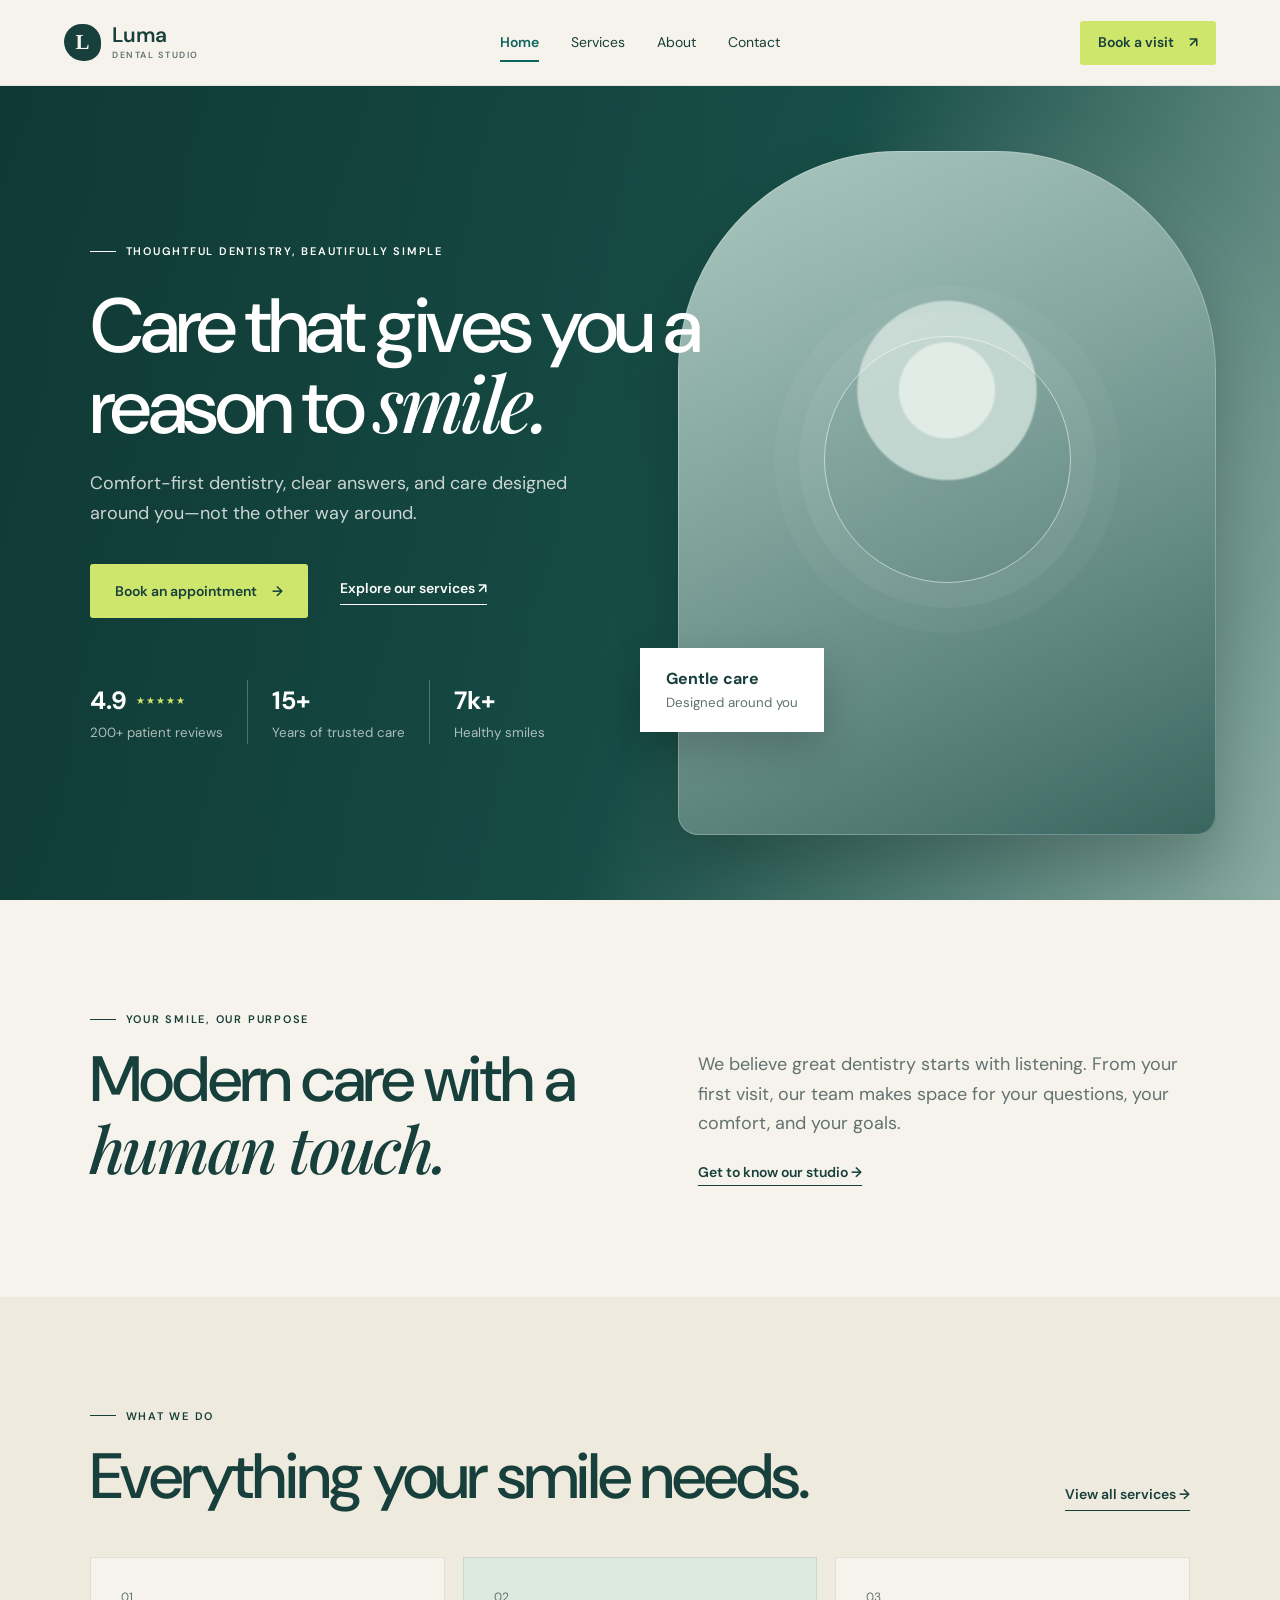
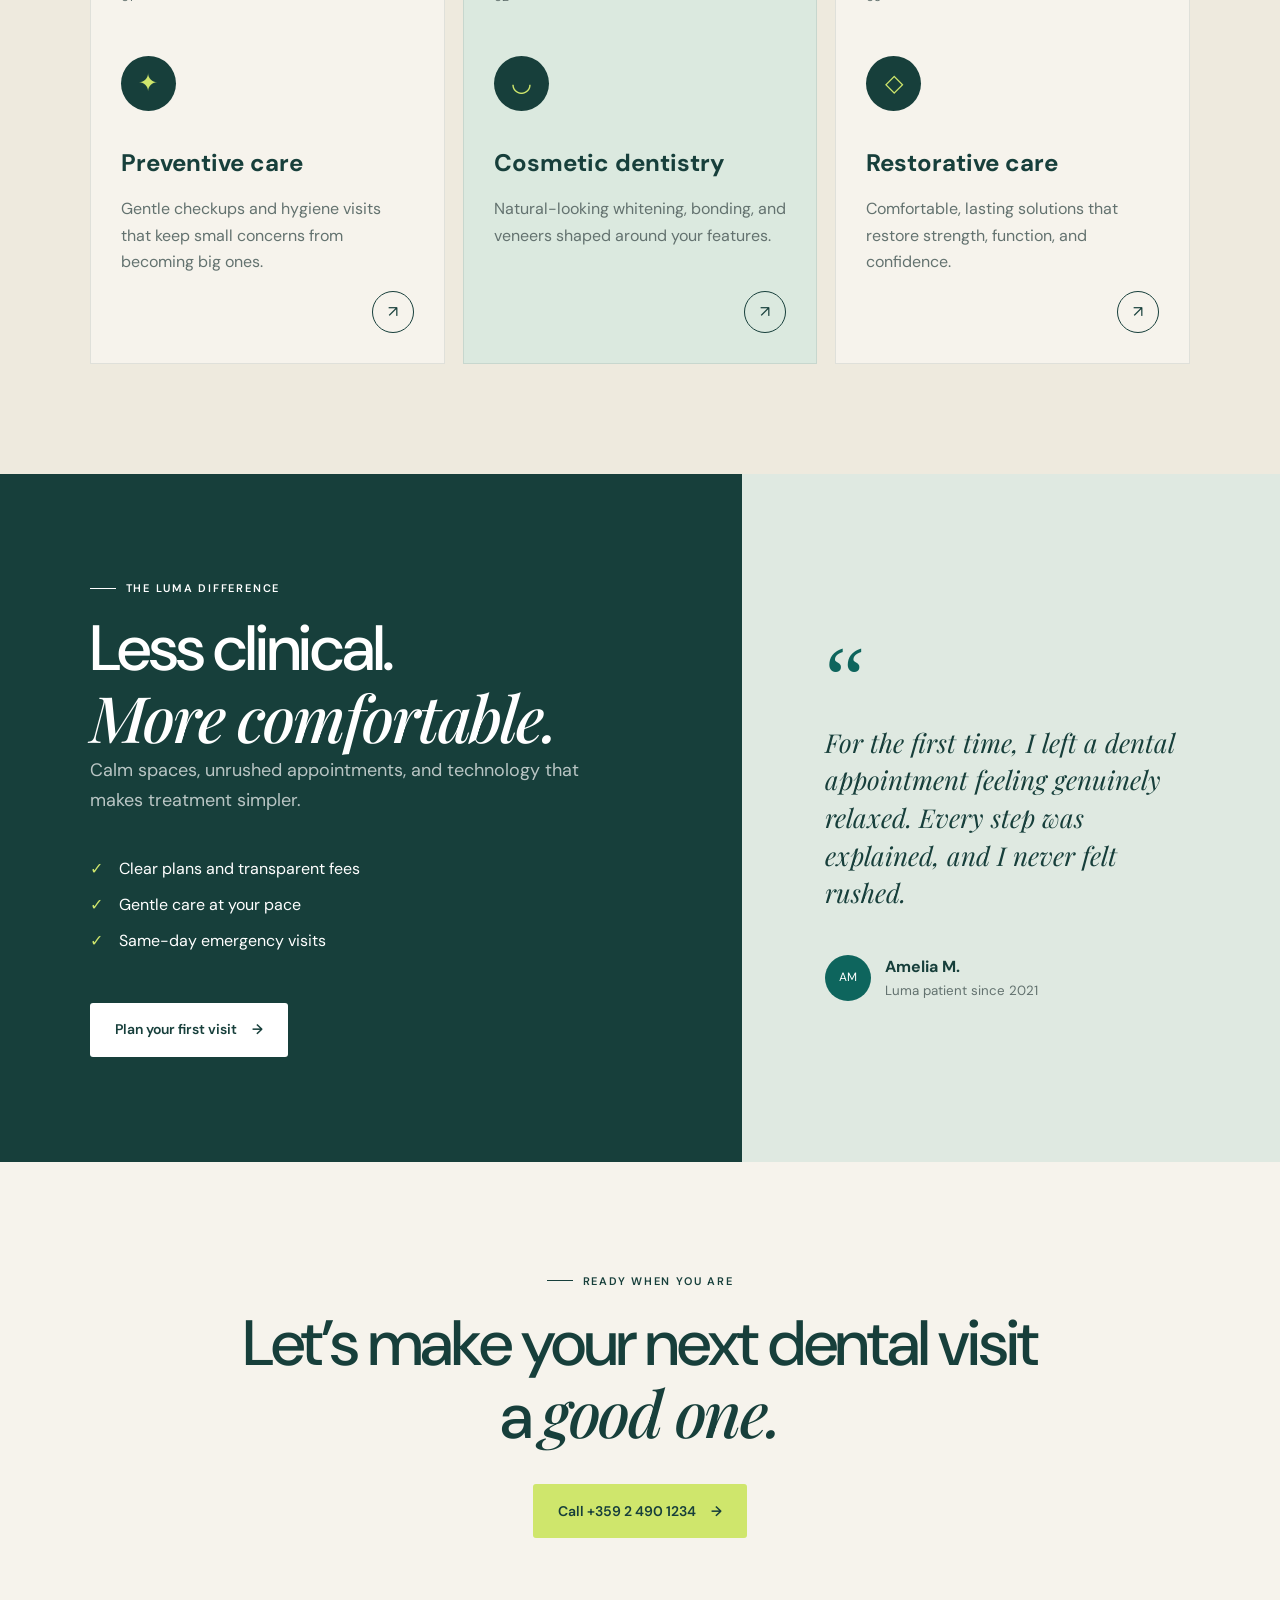
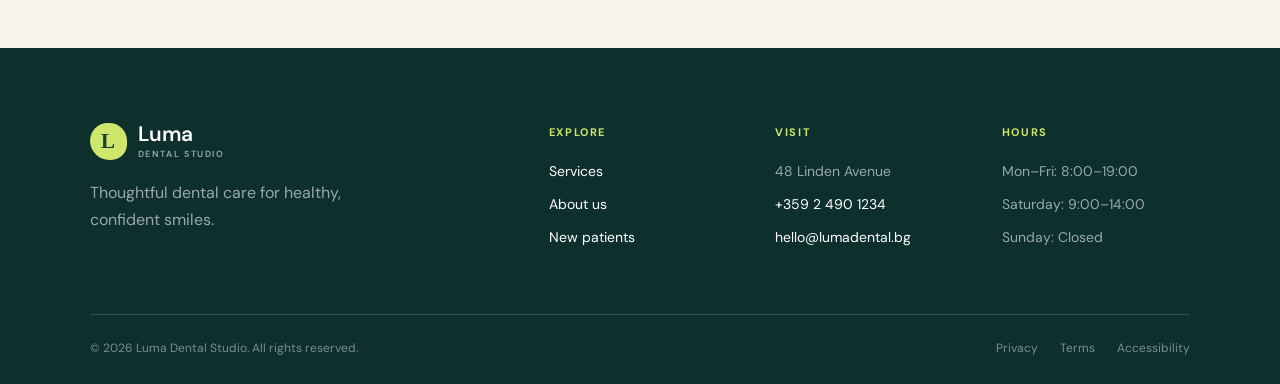
<file: Git-and-GitHub-Exercises/Construction-Website/index.html>
<!DOCTYPE html>
<html lang="en">
<head>
    <meta charset="UTF-8">
    <meta name="viewport" content="width=device-width, initial-scale=1.0">
    <meta name="description" content="Luma Dental Studio offers gentle, modern dental care for the whole family in Sofia.">
    <meta name="theme-color" content="#173f3b">
    <title>Luma Dental Studio | Care that feels different</title>
    <link rel="stylesheet" href="styles.css">
    <script src="scripts.js" defer></script>
</head>
<body>
    <a class="skip-link" href="#main-content">Skip to content</a>
    <header class="site-header">
        <a class="brand" href="#home" data-tab="home" aria-label="Luma Dental Studio home"><span class="brand-mark">L</span><span>Luma<small>Dental Studio</small></span></a>
        <nav class="tab-list" aria-label="Main navigation" role="tablist">
            <a id="tab-home" role="tab" aria-controls="home" aria-selected="true" class="active" href="#home" data-tab="home">Home</a>
            <a id="tab-services" role="tab" aria-controls="services" aria-selected="false" tabindex="-1" href="#services" data-tab="services">Services</a>
            <a id="tab-about" role="tab" aria-controls="about" aria-selected="false" tabindex="-1" href="#about" data-tab="about">About</a>
            <a id="tab-contact" role="tab" aria-controls="contact" aria-selected="false" tabindex="-1" href="#contact" data-tab="contact">Contact</a>
        </nav>
        <a class="button button-small" href="#enquiry">Book a visit <span aria-hidden="true">↗</span></a>
    </header>

    <main id="main-content">
        <div id="home" class="tab-panel" role="tabpanel" aria-labelledby="tab-home">
            <section class="hero">
                <div class="hero-visual" role="img" aria-label="A calm, modern dental studio"><span class="visual-ring"></span><span class="visual-card"><strong>Gentle care</strong><small>Designed around you</small></span></div>
                <div class="hero-content">
                    <p class="eyebrow"><span></span> Thoughtful dentistry, beautifully simple</p>
                    <h1>Care that gives you a reason to <em>smile.</em></h1>
                    <p>Comfort-first dentistry, clear answers, and care designed around you—not the other way around.</p>
                    <div class="hero-actions"><a class="button" href="#enquiry">Book an appointment <span aria-hidden="true">→</span></a><a class="text-link" href="#services" data-tab="services">Explore our services <span aria-hidden="true">↗</span></a></div>
                    <div class="trust-row"><div><strong>4.9</strong><span class="stars" aria-label="4.9 out of 5 stars">★★★★★</span><small>200+ patient reviews</small></div><div><strong>15+</strong><small>Years of trusted care</small></div><div><strong>7k+</strong><small>Healthy smiles</small></div></div>
                </div>
            </section>
            <section class="intro section"><div><p class="eyebrow"><span></span> Your smile, our purpose</p><h2>Modern care with a <em>human touch.</em></h2></div><div class="intro-copy"><p>We believe great dentistry starts with listening. From your first visit, our team makes space for your questions, your comfort, and your goals.</p><a class="text-link dark" href="#about" data-tab="about">Get to know our studio <span aria-hidden="true">→</span></a></div></section>
            <section class="services-preview section">
                <div class="section-heading"><div><p class="eyebrow"><span></span> What we do</p><h2>Everything your smile needs.</h2></div><a class="text-link dark" href="#services" data-tab="services">View all services <span aria-hidden="true">→</span></a></div>
                <div class="service-grid"><article class="service-card"><span class="service-number">01</span><div class="icon">✦</div><h3>Preventive care</h3><p>Gentle checkups and hygiene visits that keep small concerns from becoming big ones.</p><a href="#preventive" aria-label="Learn about preventive care">↗</a></article><article class="service-card featured"><span class="service-number">02</span><div class="icon">◡</div><h3>Cosmetic dentistry</h3><p>Natural-looking whitening, bonding, and veneers shaped around your features.</p><a href="#cosmetic" aria-label="Learn about cosmetic dentistry">↗</a></article><article class="service-card"><span class="service-number">03</span><div class="icon">◇</div><h3>Restorative care</h3><p>Comfortable, lasting solutions that restore strength, function, and confidence.</p><a href="#restorative" aria-label="Learn about restorative care">↗</a></article></div>
            </section>
            <section class="promise section"><div class="promise-card"><p class="eyebrow light"><span></span> The Luma difference</p><h2>Less clinical.<br><em>More comfortable.</em></h2><p>Calm spaces, unrushed appointments, and technology that makes treatment simpler.</p><ul><li><span>✓</span> Clear plans and transparent fees</li><li><span>✓</span> Gentle care at your pace</li><li><span>✓</span> Same-day emergency visits</li></ul><a class="button button-light" href="#enquiry">Plan your first visit <span>→</span></a></div><div class="quote-card"><span class="quote-mark">“</span><blockquote>For the first time, I left a dental appointment feeling genuinely relaxed. Every step was explained, and I never felt rushed.</blockquote><div class="patient"><span>AM</span><div><strong>Amelia M.</strong><small>Luma patient since 2021</small></div></div></div></section>
            <section class="cta section"><p class="eyebrow"><span></span> Ready when you are</p><h2>Let’s make your next dental visit a <em>good one.</em></h2><a class="button" href="tel:+35924901234">Call +359 2 490 1234 <span>→</span></a></section>
        </div>

        <div id="services" class="tab-panel" role="tabpanel" aria-labelledby="tab-services" hidden>
            <section class="services-hero"><div class="services-hero-copy"><p class="eyebrow light"><span></span> Complete dental care</p><h1>Care for every chapter of your <em>smile.</em></h1><p>From routine checkups to a complete smile restoration, every treatment begins with a conversation and a plan made for you.</p></div><aside class="care-note" aria-label="Our approach to care"><span class="care-note-number">01—06</span><div class="care-note-mark" aria-hidden="true">✦</div><p>Six ways we help you feel healthy, comfortable, and confident.</p><a class="text-link" href="#all-services">Explore treatments <span aria-hidden="true">↓</span></a></aside></section>
            <section class="service-directory section" id="all-services"><div class="service-directory-intro"><div><p class="eyebrow"><span></span> Our services</p><h2>Everything you need,<br><em>all in one place.</em></h2></div><p>Clear explanations, modern techniques, and thoughtful care at every visit. We will always walk you through your options before treatment begins.</p></div>
                <div class="service-list">
                    <article class="service-detail" id="preventive"><div class="service-detail-heading"><span class="service-number">01</span><span class="detail-icon" aria-hidden="true">✦</span><h3>Preventive care</h3></div><p>Keep your smile healthy with gentle, consistent care that spots concerns early.</p><ul><li>Comprehensive checkups</li><li>Professional hygiene</li><li>Digital X-rays</li><li>Gum health support</li></ul></article>
                    <article class="service-detail featured-detail" id="cosmetic"><div class="service-detail-heading"><span class="service-number">02</span><span class="detail-icon" aria-hidden="true">◡</span><h3>Cosmetic dentistry</h3></div><p>Subtle, natural-looking enhancements designed to suit your smile and your features.</p><ul><li>Professional whitening</li><li>Composite bonding</li><li>Porcelain veneers</li><li>Smile planning</li></ul></article>
                    <article class="service-detail" id="restorative"><div class="service-detail-heading"><span class="service-number">03</span><span class="detail-icon" aria-hidden="true">◇</span><h3>Restorative care</h3></div><p>Comfortable, lasting solutions that bring back strength, function, and confidence.</p><ul><li>Tooth-coloured fillings</li><li>Crowns and bridges</li><li>Root canal treatment</li><li>Full-mouth restoration</li></ul></article>
                    <article class="service-detail" id="implants"><div class="service-detail-heading"><span class="service-number">04</span><span class="detail-icon" aria-hidden="true">○</span><h3>Dental implants</h3></div><p>A secure, natural-feeling way to replace a missing tooth or rebuild your smile.</p><ul><li>Implant consultations</li><li>Single-tooth implants</li><li>Implant-supported bridges</li><li>Aftercare and maintenance</li></ul></article>
                    <article class="service-detail" id="family"><div class="service-detail-heading"><span class="service-number">05</span><span class="detail-icon" aria-hidden="true">⌁</span><h3>Family dentistry</h3></div><p>Relaxed, positive visits that help every member of your family feel at ease.</p><ul><li>Children's checkups</li><li>Fissure sealants</li><li>Oral health guidance</li><li>Care through every life stage</li></ul></article>
                    <article class="service-detail" id="emergency"><div class="service-detail-heading"><span class="service-number">06</span><span class="detail-icon" aria-hidden="true">+</span><h3>Emergency care</h3></div><p>Prompt help, a clear diagnosis, and relief when an unexpected dental problem occurs.</p><ul><li>Same-day appointments</li><li>Toothache relief</li><li>Broken tooth repair</li><li>Urgent assessments</li></ul></article>
                </div>
            </section>
            <section class="visit-process section"><div class="process-heading"><p class="eyebrow light"><span></span> What to expect</p><h2>A simpler path to feeling <em>your best.</em></h2></div><ol class="process-steps"><li><span>01</span><div><h3>We listen</h3><p>Tell us what is bothering you, what you want to change, and what helps you feel comfortable.</p></div></li><li><span>02</span><div><h3>We make it clear</h3><p>You will receive straightforward options, transparent costs, and time to ask every question.</p></div></li><li><span>03</span><div><h3>We move at your pace</h3><p>Your care plan fits your priorities, schedule, and comfort—never the other way around.</p></div></li></ol></section>
            <section class="cta section"><p class="eyebrow"><span></span> Not sure where to start?</p><h2>Tell us what you need. We’ll help you find the <em>right next step.</em></h2><div class="cta-actions"><a class="button" href="tel:+35924901234">Call +359 2 490 1234 <span aria-hidden="true">→</span></a><a class="text-link dark" href="mailto:hello@lumadental.bg">Email our team <span aria-hidden="true">↗</span></a></div></section>
        </div>

        <div id="about" class="tab-panel" role="tabpanel" aria-labelledby="tab-about" hidden>
            <section class="about-hero"><div class="about-hero-copy"><p class="eyebrow light"><span></span> This is Luma</p><h1>Good dentistry starts with feeling <em>understood.</em></h1><p>We created Luma to make dental care feel calmer, clearer, and genuinely human—from the moment you walk in.</p></div><div class="about-portrait" role="img" aria-label="Abstract portrait representing the warm and welcoming Luma team"><span class="portrait-orbit"></span><span class="portrait-figure"><i></i></span><span class="portrait-caption"><strong>Care, made personal.</strong><small>Sofia · Since 2011</small></span></div></section>
            <section class="our-story section"><div class="story-heading"><p class="eyebrow"><span></span> Our story</p><h2>Built around a better kind of <em>dental visit.</em></h2></div><div class="story-copy"><p class="story-lead">Luma began with a simple belief: excellent clinical care and a genuinely comfortable experience should always belong together.</p><p>In 2011, Dr. Elena Marin opened our first studio with one treatment room and a determination to do things differently. No rushed conversations. No confusing treatment plans. No one-size-fits-all care.</p><p>Today, our team brings together different areas of expertise under one roof, while keeping that original promise at the heart of every appointment: listen carefully, explain clearly, and care thoughtfully.</p><div class="signature"><span>EM</span><div><strong>Dr. Elena Marin</strong><small>Founder &amp; Clinical Director</small></div></div></div></section>
            <section class="values section"><div class="values-heading"><p class="eyebrow light"><span></span> What guides us</p><h2>The little things are the <em>big things.</em></h2></div><div class="value-grid"><article><span>01</span><div class="value-icon" aria-hidden="true">○</div><h3>Listen first</h3><p>Your concerns, goals, and past experiences shape the care we recommend.</p></article><article><span>02</span><div class="value-icon" aria-hidden="true">◇</div><h3>Keep it clear</h3><p>Honest advice, understandable options, and transparent fees—always.</p></article><article><span>03</span><div class="value-icon" aria-hidden="true">⌁</div><h3>Move gently</h3><p>Unhurried appointments and thoughtful techniques help you feel at ease.</p></article><article><span>04</span><div class="value-icon" aria-hidden="true">✦</div><h3>Care for the long term</h3><p>We choose solutions that protect your health and confidence for years to come.</p></article></div></section>
            <section class="team section"><div class="section-heading team-heading"><div><p class="eyebrow"><span></span> Meet the team</p><h2>Skilled hands.<br><em>Kind people.</em></h2></div><p>Our clinicians and care team share one goal: making every visit feel informed, comfortable, and entirely yours.</p></div><div class="team-grid"><article class="team-card"><div class="team-avatar"><span>EM</span><i></i></div><div class="team-info"><span>Founder · General &amp; Cosmetic Dentistry</span><h3>Dr. Elena Marin</h3><p>Elena pairs a meticulous clinical eye with a calm, reassuring approach that puts even nervous patients at ease.</p></div></article><article class="team-card"><div class="team-avatar"><span>NP</span><i></i></div><div class="team-info"><span>Restorative Dentistry &amp; Implants</span><h3>Dr. Nikolay Petrov</h3><p>Nikolay focuses on durable, natural-feeling solutions and treatment plans that make complex care feel simple.</p></div></article><article class="team-card"><div class="team-avatar"><span>IS</span><i></i></div><div class="team-info"><span>Hygiene &amp; Preventive Care</span><h3>Ivana Stoyanova</h3><p>Ivana helps patients build practical, positive routines for healthier smiles between visits.</p></div></article></div></section>
            <section class="milestones" aria-label="Luma Dental Studio milestones"><div><strong>15+</strong><span>Years of trusted care</span></div><div><strong>7k+</strong><span>Healthy smiles</span></div><div><strong>4.9</strong><span>Average patient rating</span></div><div><strong>6</strong><span>Areas of care</span></div></section>
            <section class="cta section"><p class="eyebrow"><span></span> Come say hello</p><h2>Your first visit starts with a <em>conversation.</em></h2><div class="cta-actions"><a class="button" href="tel:+35924901234">Call +359 2 490 1234 <span aria-hidden="true">→</span></a><a class="text-link dark" href="#services" data-tab="services">Explore our services <span aria-hidden="true">↗</span></a></div></section>
        </div>

        <div id="contact" class="tab-panel" role="tabpanel" aria-labelledby="tab-contact" hidden>
            <section class="contact-hero"><div><p class="eyebrow light"><span></span> We’re here to help</p><h1>Let’s talk about your <em>smile.</em></h1><p>Whether you are ready to book, need some guidance, or simply have a question, our friendly care team will point you in the right direction.</p></div><div class="contact-quick-links"><a href="tel:+35924901234"><span>Call us</span><strong>+359 2 490 1234</strong><i aria-hidden="true">↗</i></a><a href="mailto:hello@lumadental.bg"><span>Email us</span><strong>hello@lumadental.bg</strong><i aria-hidden="true">↗</i></a><div><span>Visit us</span><strong>48 Linden Avenue<br>Sofia, Bulgaria</strong></div></div></section>
            <section class="contact-main section" id="enquiry"><div class="enquiry-intro"><p class="eyebrow"><span></span> Send an enquiry</p><h2>Tell us how we can <em>help.</em></h2><p>Share a few details and your preferred way to be contacted. Our team usually responds within one working day.</p><div class="response-note"><span aria-hidden="true">✦</span><p><strong>Need urgent care?</strong> Please call us directly so we can help as quickly as possible.</p></div></div><form class="contact-form" action="mailto:hello@lumadental.bg" method="post" enctype="text/plain"><div class="form-row"><label>First name<input type="text" name="first-name" autocomplete="given-name" required></label><label>Last name<input type="text" name="last-name" autocomplete="family-name" required></label></div><div class="form-row"><label>Email address<input type="email" name="email" autocomplete="email" required></label><label>Phone number<input type="tel" name="phone" autocomplete="tel"></label></div><label>What can we help with?<select name="reason" required><option value="" selected disabled>Choose a reason</option><option>Book a first visit</option><option>Routine checkup</option><option>Cosmetic treatment</option><option>Dental discomfort or emergency</option><option>Something else</option></select></label><label>Your message<textarea name="message" rows="5" placeholder="Tell us a little about what you need…" required></textarea></label><label class="consent"><input type="checkbox" name="consent" required><span>I agree that Luma Dental Studio may use these details to respond to my enquiry.</span></label><button class="button form-submit" type="submit">Send enquiry <span aria-hidden="true">→</span></button><small class="form-note">Submitting opens your default email application with these details.</small></form></section>
            <section class="visit-section section"><div class="visit-map" role="img" aria-label="Stylised map showing Luma Dental Studio at 48 Linden Avenue in Sofia"><span class="road road-one"></span><span class="road road-two"></span><span class="road road-three"></span><span class="map-ring"></span><span class="map-pin"><i></i></span><span class="map-label"><strong>Luma Dental Studio</strong><small>48 Linden Avenue</small></span></div><div class="visit-details"><p class="eyebrow"><span></span> Plan your visit</p><h2>Easy to find.<br><em>Lovely to arrive.</em></h2><div class="visit-info-grid"><div><span>Address</span><p>48 Linden Avenue<br>Sofia, Bulgaria</p></div><div><span>Getting here</span><p>5 minutes from Linden Square<br>Paid parking nearby</p></div><div><span>Monday–Friday</span><p>8:00–19:00</p></div><div><span>Saturday</span><p>9:00–14:00</p></div></div><p class="access-note"><strong>Accessibility:</strong> Step-free entrance, lift access, and an accessible treatment room are available.</p></div></section>
            <section class="emergency-strip"><div><p class="eyebrow light"><span></span> Dental emergency?</p><h2>Call now. We keep time aside for <em>same-day care.</em></h2></div><a class="button button-light" href="tel:+35924901234">Call +359 2 490 1234 <span aria-hidden="true">→</span></a></section>
        </div>
    </main>

    <footer class="site-footer"><div class="footer-main"><a class="brand brand-light" href="#home" data-tab="home"><span class="brand-mark">L</span><span>Luma<small>Dental Studio</small></span></a><p>Thoughtful dental care for healthy, confident smiles.</p><div class="footer-links"><div><strong>Explore</strong><a href="#services" data-tab="services">Services</a><a href="#about" data-tab="about">About us</a><a href="#enquiry">New patients</a></div><div><strong>Visit</strong><span>48 Linden Avenue</span><a href="tel:+35924901234">+359 2 490 1234</a><a href="mailto:hello@lumadental.bg">hello@lumadental.bg</a></div><div><strong>Hours</strong><span>Mon–Fri: 8:00–19:00</span><span>Saturday: 9:00–14:00</span><span>Sunday: Closed</span></div></div></div><div class="footer-bottom"><span>© 2026 Luma Dental Studio. All rights reserved.</span><span><a href="#home">Privacy</a><a href="#home">Terms</a><a href="#home">Accessibility</a></span></div></footer>
</body>
</html>
</file>
<file: Git-and-GitHub-Exercises/Construction-Website/styles.css>
@import url('https://fonts.googleapis.com/css2?family=DM+Sans:wght@400;500;600&family=Playfair+Display:ital,wght@1,500&display=swap');

:root { --ink:#173f3b; --teal:#0e655d; --mint:#dbe9df; --cream:#f6f3ec; --lime:#cfe66c; --white:#fff; --muted:#63726f; }
* { box-sizing:border-box; }
html { scroll-behavior:smooth; }
body { margin:0; color:var(--ink); background:var(--cream); font:16px/1.65 'DM Sans',sans-serif; }
a { color:inherit; text-decoration:none; }
a:focus-visible { outline:3px solid var(--lime); outline-offset:4px; }
.site-header { height:86px; display:flex; align-items:center; justify-content:space-between; gap:32px; padding:0 5vw; background:rgba(246,243,236,.94); position:sticky; top:0; z-index:20; backdrop-filter:blur(12px); border-bottom:1px solid rgba(23,63,59,.08); }
.brand { display:flex; align-items:center; gap:11px; font-size:21px; font-weight:600; line-height:1; }
.brand small { display:block; margin-top:5px; color:var(--muted); font-size:9px; letter-spacing:.18em; text-transform:uppercase; }
.brand-mark { width:37px; height:37px; display:grid; place-items:center; border-radius:50% 50% 45% 55%; background:var(--ink); color:var(--cream); font-family:Georgia,serif; }
nav { display:flex; gap:32px; font-size:14px; }
nav a { position:relative; }
nav a::after { content:""; position:absolute; left:0; right:100%; bottom:-8px; height:2px; background:var(--teal); transition:.25s; }
nav a:hover::after, nav a.active::after { right:0; }
.button { display:inline-flex; align-items:center; justify-content:center; gap:15px; min-height:54px; padding:0 25px; border-radius:3px; background:var(--lime); color:var(--ink); font-size:14px; font-weight:600; transition:transform .2s, box-shadow .2s; }
.button:hover { transform:translateY(-2px); box-shadow:0 10px 28px rgba(23,63,59,.16); }
.button-small { min-height:44px; padding:0 18px; }
.hero { min-height:calc(100vh - 86px); position:relative; overflow:hidden; display:flex; align-items:center; padding:8vw 7vw; background:linear-gradient(110deg,#123f3a 0%,#174e47 55%,#89aba1 100%); color:white; }
.hero::before { content:""; position:absolute; inset:0; background:radial-gradient(circle at 79% 40%,rgba(255,255,255,.16),transparent 27%), linear-gradient(90deg,rgba(9,39,36,.25),transparent 60%); }
.hero-visual { position:absolute; right:5%; top:8%; width:42%; height:84%; border-radius:220px 220px 20px 20px; background:linear-gradient(145deg,rgba(255,255,255,.28),rgba(255,255,255,.04)), radial-gradient(circle at 50% 35%,#dbe8e1 0 9%,#b5cec5 9.5% 17%,transparent 17.5%), linear-gradient(160deg,#8ab2a7,#315f59); box-shadow:inset 0 0 0 1px rgba(255,255,255,.25),0 30px 60px rgba(0,0,0,.2); }
.visual-ring { position:absolute; width:46%; aspect-ratio:1; border:1px solid rgba(255,255,255,.55); border-radius:50%; left:27%; top:27%; box-shadow:0 0 0 25px rgba(255,255,255,.05),0 0 0 50px rgba(255,255,255,.03); }
.visual-card { position:absolute; left:-38px; bottom:15%; display:flex; flex-direction:column; padding:18px 26px; color:var(--ink); background:var(--white); box-shadow:0 16px 40px rgba(0,0,0,.18); }
.visual-card small { color:var(--muted); }
.hero-overlay { display:none; }
.hero-content { position:relative; z-index:2; width:min(680px,58%); }
.eyebrow { display:flex; align-items:center; gap:10px; font-size:11px; font-weight:600; letter-spacing:.16em; text-transform:uppercase; }
.eyebrow span { display:block; width:26px; height:1px; background:currentColor; }
h1,h2,h3,p { margin-top:0; }
h1 { margin:28px 0 24px; max-width:700px; font-size:clamp(48px,6vw,86px); line-height:.98; letter-spacing:-.045em; font-weight:500; }
em { font-family:'Playfair Display',Georgia,serif; font-weight:500; }
.hero-content>p:not(.eyebrow) { max-width:540px; color:rgba(255,255,255,.78); font-size:18px; }
.hero-actions { display:flex; align-items:center; gap:32px; margin:36px 0 62px; }
.text-link { padding-bottom:4px; border-bottom:1px solid currentColor; font-size:14px; font-weight:600; }
.trust-row { display:flex; gap:0; }
.trust-row>div { min-width:150px; padding:0 24px; border-left:1px solid rgba(255,255,255,.25); display:grid; grid-template-columns:auto 1fr; align-items:center; gap:0 9px; }
.trust-row>div:first-child { padding-left:0; border:0; }
.trust-row strong { font-size:25px; }
.trust-row small { grid-column:1/-1; color:rgba(255,255,255,.65); }
.stars { color:var(--lime); font-size:10px; letter-spacing:1px; }
.section { padding:110px 7vw; }
.intro { display:grid; grid-template-columns:1fr 1fr; gap:9vw; align-items:end; }
h2 { margin:18px 0 0; font-size:clamp(38px,5vw,64px); line-height:1.06; letter-spacing:-.035em; font-weight:500; }
.intro-copy { color:var(--muted); max-width:510px; font-size:18px; }
.dark { color:var(--ink); }
.section-heading { display:flex; justify-content:space-between; align-items:end; margin-bottom:46px; }
.services-preview { background:#eeeade; }
.service-grid { display:grid; grid-template-columns:repeat(3,1fr); gap:18px; }
.service-card { min-height:390px; padding:30px; display:flex; flex-direction:column; background:var(--cream); border:1px solid rgba(23,63,59,.1); transition:.25s; }
.service-card:hover { transform:translateY(-6px); box-shadow:0 20px 50px rgba(23,63,59,.1); }
.service-card.featured { background:var(--mint); }
.service-number { color:var(--muted); font-size:12px; }
.icon { margin:48px 0 32px; width:55px; height:55px; display:grid; place-items:center; border-radius:50%; background:var(--ink); color:var(--lime); font-size:24px; }
.service-card h3 { margin-bottom:14px; font-size:24px; }
.service-card p { color:var(--muted); }
.service-card>a { margin:auto 0 0 auto; width:42px; height:42px; display:grid; place-items:center; border:1px solid var(--ink); border-radius:50%; }
.services-hero { min-height:620px; padding:105px 7vw 90px; display:grid; grid-template-columns:1.4fr .6fr; align-items:end; gap:10vw; position:relative; overflow:hidden; color:white; background:linear-gradient(120deg,#123f3a 0%,#174e47 65%,#6f9a90 100%); }
.services-hero::before { content:""; position:absolute; width:520px; aspect-ratio:1; right:3vw; top:-185px; border:1px solid rgba(255,255,255,.2); border-radius:50%; box-shadow:0 0 0 55px rgba(255,255,255,.035),0 0 0 110px rgba(255,255,255,.025); }
.services-hero-copy,.care-note { position:relative; z-index:1; }
.services-hero h1 { max-width:820px; margin-bottom:28px; }
.services-hero-copy>p:last-child { max-width:620px; color:rgba(255,255,255,.74); font-size:18px; }
.care-note { min-height:315px; padding:28px; display:flex; flex-direction:column; background:var(--lime); color:var(--ink); }
.care-note-number { font-size:11px; letter-spacing:.14em; }
.care-note-mark { margin:28px 0 18px; width:58px; height:58px; display:grid; place-items:center; border-radius:50%; background:var(--ink); color:var(--lime); font-size:22px; }
.care-note p { max-width:290px; font-size:19px; line-height:1.45; }
.care-note .text-link { margin:auto auto 0 0; }
.service-directory { background:#eeeade; }
.service-directory-intro { margin-bottom:62px; display:grid; grid-template-columns:1.2fr .8fr; gap:8vw; align-items:end; }
.service-directory-intro>p { max-width:520px; margin-bottom:8px; color:var(--muted); font-size:18px; }
.service-list { display:grid; grid-template-columns:repeat(2,1fr); border-top:1px solid rgba(23,63,59,.18); }
.service-detail { min-height:430px; padding:48px 4vw 44px 0; border-bottom:1px solid rgba(23,63,59,.18); scroll-margin-top:100px; }
.service-detail:nth-child(odd) { padding-right:5vw; border-right:1px solid rgba(23,63,59,.18); }
.service-detail:nth-child(even) { padding-left:5vw; }
.service-detail-heading { display:grid; grid-template-columns:42px 58px 1fr; align-items:center; gap:18px; margin-bottom:34px; }
.service-detail-heading h3 { margin:0; font-size:clamp(25px,2.2vw,34px); line-height:1.15; }
.detail-icon { width:58px; height:58px; display:grid; place-items:center; border-radius:50%; background:var(--ink); color:var(--lime); font-size:22px; }
.service-detail>p { max-width:540px; color:var(--muted); font-size:17px; }
.service-detail ul { margin:28px 0 0; padding:0; display:grid; grid-template-columns:repeat(2,minmax(0,1fr)); gap:11px 24px; list-style:none; }
.service-detail li { position:relative; padding-left:18px; font-size:14px; }
.service-detail li::before { content:""; position:absolute; left:0; top:.7em; width:6px; height:6px; border-radius:50%; background:var(--teal); }
.featured-detail { position:relative; }
.featured-detail::after { content:"Most requested"; position:absolute; right:0; top:0; padding:7px 12px; background:var(--mint); color:var(--teal); font-size:10px; font-weight:600; letter-spacing:.12em; text-transform:uppercase; }
.visit-process { display:grid; grid-template-columns:.85fr 1.15fr; gap:10vw; background:var(--ink); color:white; }
.process-heading { align-self:start; }
.process-steps { margin:0; padding:0; list-style:none; counter-reset:steps; }
.process-steps li { padding:30px 0; display:grid; grid-template-columns:54px 1fr; gap:20px; border-top:1px solid rgba(255,255,255,.18); }
.process-steps li:first-child { padding-top:0; border-top:0; }
.process-steps li>span { color:var(--lime); font-size:12px; letter-spacing:.12em; }
.process-steps h3 { margin-bottom:7px; font-size:22px; }
.process-steps p { margin:0; max-width:560px; color:rgba(255,255,255,.62); }
.cta-actions { display:flex; align-items:center; justify-content:center; gap:30px; }
.about-hero { min-height:calc(100vh - 86px); padding:7vw; display:grid; grid-template-columns:1.08fr .92fr; align-items:center; gap:8vw; overflow:hidden; color:white; background:var(--ink); }
.about-hero-copy { position:relative; z-index:1; }
.about-hero h1 { max-width:790px; }
.about-hero-copy>p:last-child { max-width:570px; color:rgba(255,255,255,.7); font-size:18px; }
.about-portrait { width:min(100%,500px); aspect-ratio:.78; justify-self:end; position:relative; overflow:hidden; border-radius:250px 250px 8px 8px; background:linear-gradient(150deg,#d9e8df,#77a69a); box-shadow:0 30px 80px rgba(0,0,0,.28); }
.portrait-orbit { position:absolute; width:82%; aspect-ratio:1; left:9%; top:10%; border:1px solid rgba(255,255,255,.6); border-radius:50%; box-shadow:0 0 0 30px rgba(255,255,255,.07),0 0 0 60px rgba(255,255,255,.04); }
.portrait-figure { position:absolute; width:54%; height:66%; left:23%; bottom:0; border-radius:48% 48% 5% 5%; background:linear-gradient(155deg,#376e66,#184a45); }
.portrait-figure::before { content:""; position:absolute; width:42%; aspect-ratio:1; left:29%; top:-18%; border-radius:50%; background:#e6c9b3; box-shadow:inset -12px -8px 0 rgba(122,77,60,.08); }
.portrait-figure::after { content:""; position:absolute; width:50%; height:23%; left:25%; top:-23%; border-radius:55% 55% 25% 25%; background:#4f3f39; }
.portrait-figure i { position:absolute; width:130%; height:36%; left:-15%; bottom:0; border-radius:50% 50% 0 0; background:#1b554f; }
.portrait-caption { position:absolute; left:0; bottom:0; padding:20px 26px; display:flex; flex-direction:column; background:var(--lime); color:var(--ink); }
.portrait-caption small { color:rgba(23,63,59,.7); }
.our-story { display:grid; grid-template-columns:.95fr 1.05fr; gap:10vw; align-items:start; }
.story-heading { position:sticky; top:130px; }
.story-copy { max-width:620px; }
.story-copy>p { color:var(--muted); font-size:17px; }
.story-copy .story-lead { color:var(--ink); font-size:25px; line-height:1.48; }
.signature { margin-top:42px; padding-top:28px; display:flex; align-items:center; gap:15px; border-top:1px solid rgba(23,63,59,.15); }
.signature>span { width:50px; height:50px; display:grid; place-items:center; border-radius:50%; background:var(--teal); color:white; font:italic 16px Georgia,serif; }
.signature small { display:block; color:var(--muted); }
.values { background:var(--teal); color:white; }
.values-heading { margin-bottom:55px; display:grid; grid-template-columns:.7fr 1.3fr; align-items:end; }
.values-heading h2 { max-width:760px; }
.value-grid { display:grid; grid-template-columns:repeat(4,1fr); border-top:1px solid rgba(255,255,255,.22); }
.value-grid article { min-height:340px; padding:30px 28px; border-right:1px solid rgba(255,255,255,.22); }
.value-grid article:last-child { border-right:0; }
.value-grid article>span { color:rgba(255,255,255,.55); font-size:11px; letter-spacing:.12em; }
.value-icon { margin:40px 0 28px; width:52px; height:52px; display:grid; place-items:center; border-radius:50%; background:var(--lime); color:var(--ink); font-size:20px; }
.value-grid h3 { font-size:21px; }
.value-grid p { color:rgba(255,255,255,.65); font-size:14px; }
.team { background:#eeeade; }
.team-heading>p { max-width:500px; margin:0 0 8px; color:var(--muted); font-size:17px; }
.team-grid { display:grid; grid-template-columns:repeat(3,1fr); gap:18px; }
.team-card { overflow:hidden; background:var(--cream); border:1px solid rgba(23,63,59,.1); }
.team-avatar { height:340px; position:relative; overflow:hidden; display:grid; place-items:center; background:linear-gradient(145deg,#cee0d6,#7caaa0); }
.team-card:nth-child(2) .team-avatar { background:linear-gradient(145deg,#ded9cc,#91aea6); }
.team-card:nth-child(3) .team-avatar { background:linear-gradient(145deg,#c9ddd7,#a9c2b4); }
.team-avatar::before { content:""; position:absolute; width:145px; aspect-ratio:1; top:62px; border-radius:50%; background:#e6c4aa; }
.team-avatar::after { content:""; position:absolute; width:255px; height:180px; bottom:-25px; border-radius:50% 50% 0 0; background:var(--ink); }
.team-card:nth-child(2) .team-avatar::after { background:#315f59; }
.team-card:nth-child(3) .team-avatar::after { background:#47776f; }
.team-avatar>span { position:absolute; z-index:2; top:20px; right:20px; width:42px; height:42px; display:grid; place-items:center; border:1px solid rgba(23,63,59,.4); border-radius:50%; font-size:11px; }
.team-avatar i { position:absolute; z-index:1; width:150px; height:62px; top:50px; border-radius:55% 55% 20% 20%; background:#4c3c36; }
.team-card:nth-child(2) .team-avatar i { background:#403b38; }
.team-card:nth-child(3) .team-avatar i { height:92px; background:#815a42; }
.team-info { padding:28px; }
.team-info>span { color:var(--teal); font-size:10px; font-weight:600; letter-spacing:.1em; text-transform:uppercase; }
.team-info h3 { margin:10px 0 12px; font-size:25px; }
.team-info p { margin-bottom:0; color:var(--muted); font-size:14px; }
.milestones { padding:65px 7vw; display:grid; grid-template-columns:repeat(4,1fr); background:var(--lime); }
.milestones div { padding:5px 35px; display:flex; flex-direction:column; border-left:1px solid rgba(23,63,59,.25); }
.milestones div:first-child { padding-left:0; border-left:0; }
.milestones strong { font-size:42px; line-height:1.1; font-weight:500; }
.milestones span { margin-top:8px; font-size:13px; }
.contact-hero { padding:110px 7vw 80px; display:grid; grid-template-columns:1.12fr .88fr; align-items:end; gap:10vw; color:white; background:linear-gradient(125deg,var(--ink),#1b5b54); }
.contact-hero h1 { max-width:760px; }
.contact-hero>div:first-child>p:last-child { max-width:620px; color:rgba(255,255,255,.7); font-size:18px; }
.contact-quick-links { border-top:1px solid rgba(255,255,255,.25); }
.contact-quick-links>a,.contact-quick-links>div { min-height:105px; padding:22px 0; display:grid; grid-template-columns:1fr auto; align-items:center; position:relative; border-bottom:1px solid rgba(255,255,255,.25); }
.contact-quick-links span { grid-column:1; color:var(--lime); font-size:10px; font-weight:600; letter-spacing:.13em; text-transform:uppercase; }
.contact-quick-links strong { grid-column:1; font-size:18px; font-weight:500; }
.contact-quick-links i { grid-column:2; grid-row:1/3; width:42px; height:42px; display:grid; place-items:center; border:1px solid rgba(255,255,255,.55); border-radius:50%; font-style:normal; transition:.2s; }
.contact-quick-links a:hover i { background:var(--lime); border-color:var(--lime); color:var(--ink); transform:translate(2px,-2px); }
.contact-main { display:grid; grid-template-columns:.8fr 1.2fr; gap:10vw; align-items:start; scroll-margin-top:86px; background:#eeeade; }
.enquiry-intro { position:sticky; top:125px; }
.enquiry-intro>p:not(.eyebrow) { max-width:470px; margin-top:26px; color:var(--muted); font-size:17px; }
.response-note { margin-top:42px; padding:22px; display:flex; gap:15px; background:var(--mint); }
.response-note>span { color:var(--teal); font-size:20px; }
.response-note p { margin:0; color:var(--muted); font-size:14px; }
.response-note strong { display:block; color:var(--ink); }
.contact-form { padding:45px; background:var(--cream); border:1px solid rgba(23,63,59,.1); }
.contact-form label { margin-bottom:24px; display:flex; flex-direction:column; gap:8px; color:var(--ink); font-size:12px; font-weight:600; letter-spacing:.04em; }
.form-row { display:grid; grid-template-columns:1fr 1fr; gap:20px; }
.contact-form input,.contact-form select,.contact-form textarea { width:100%; padding:13px 0; border:0; border-bottom:1px solid rgba(23,63,59,.28); border-radius:0; outline:0; background:transparent; color:var(--ink); font:15px/1.5 'DM Sans',sans-serif; transition:border-color .2s; }
.contact-form textarea { padding:13px; border:1px solid rgba(23,63,59,.28); resize:vertical; }
.contact-form input:focus,.contact-form select:focus,.contact-form textarea:focus { border-color:var(--teal); box-shadow:0 2px 0 var(--teal); }
.contact-form textarea:focus { box-shadow:inset 0 0 0 1px var(--teal); }
.contact-form .consent { margin-top:4px; flex-direction:row; align-items:flex-start; gap:12px; color:var(--muted); font-weight:400; letter-spacing:0; line-height:1.5; }
.consent input { width:17px; height:17px; margin:3px 0 0; accent-color:var(--teal); }
.form-submit { border:0; cursor:pointer; }
.form-note { display:block; margin-top:12px; color:var(--muted); }
.visit-section { display:grid; grid-template-columns:1fr 1fr; gap:9vw; align-items:center; }
.visit-map { min-height:560px; position:relative; overflow:hidden; background:#d9e5dc; border-radius:260px 260px 4px 4px; }
.road { position:absolute; display:block; background:rgba(255,255,255,.72); box-shadow:0 0 0 1px rgba(23,63,59,.05); }
.road-one { width:125%; height:34px; left:-12%; top:44%; transform:rotate(-22deg); }
.road-two { width:34px; height:120%; left:38%; top:-10%; transform:rotate(18deg); }
.road-three { width:100%; height:22px; left:0; top:72%; transform:rotate(9deg); }
.map-ring { position:absolute; width:310px; aspect-ratio:1; left:calc(50% - 155px); top:calc(48% - 155px); border:1px solid rgba(14,101,93,.28); border-radius:50%; box-shadow:0 0 0 28px rgba(14,101,93,.05); }
.map-pin { position:absolute; width:64px; height:64px; left:calc(50% - 32px); top:calc(48% - 45px); display:grid; place-items:center; border-radius:50% 50% 50% 4px; transform:rotate(-45deg); background:var(--ink); box-shadow:0 15px 35px rgba(23,63,59,.25); }
.map-pin i { width:18px; height:18px; border-radius:50%; background:var(--lime); }
.map-label { position:absolute; left:7%; bottom:7%; padding:18px 22px; display:flex; flex-direction:column; background:white; box-shadow:0 14px 35px rgba(23,63,59,.14); }
.map-label small { color:var(--muted); }
.visit-details>h2 { margin-bottom:45px; }
.visit-info-grid { display:grid; grid-template-columns:1fr 1fr; gap:0 30px; border-top:1px solid rgba(23,63,59,.18); }
.visit-info-grid div { padding:22px 0; border-bottom:1px solid rgba(23,63,59,.18); }
.visit-info-grid span { color:var(--teal); font-size:10px; font-weight:600; letter-spacing:.12em; text-transform:uppercase; }
.visit-info-grid p { margin:7px 0 0; font-size:15px; }
.access-note { margin-top:28px; color:var(--muted); font-size:14px; }
.access-note strong { color:var(--ink); }
.emergency-strip { padding:70px 7vw; display:flex; justify-content:space-between; align-items:center; gap:7vw; color:white; background:var(--teal); }
.emergency-strip h2 { max-width:820px; font-size:clamp(34px,4vw,53px); }
.emergency-strip>.button { flex:none; }
.promise { display:grid; grid-template-columns:1.15fr .85fr; padding-top:0; padding-bottom:0; background:linear-gradient(90deg,var(--ink) 0 58%,#dfe9e1 58%); }
.promise-card { padding:105px 8vw 105px 0; color:white; }
.promise-card>p:not(.eyebrow) { max-width:550px; color:rgba(255,255,255,.7); font-size:18px; }
.promise-card ul { list-style:none; padding:12px 0 22px; }
.promise-card li { margin:10px 0; }
.promise-card li span { color:var(--lime); margin-right:12px; }
.button-light { background:var(--white); }
.quote-card { margin:10vw 0 10vw 8vw; align-self:center; }
.quote-mark { color:var(--teal); font:90px/1 Georgia,serif; }
blockquote { margin:0 0 42px; font:italic 26px/1.45 'Playfair Display',Georgia,serif; }
.patient { display:flex; gap:14px; align-items:center; }
.patient>span { width:46px; height:46px; display:grid; place-items:center; border-radius:50%; background:var(--teal); color:white; font-size:12px; }
.patient small { display:block; color:var(--muted); }
.cta { text-align:center; }
.cta .eyebrow { justify-content:center; }
.cta h2 { max-width:800px; margin:20px auto 34px; }
.site-footer { padding:75px 7vw 25px; background:#0d302d; color:white; }
.brand-light .brand-mark { background:var(--lime); color:var(--ink); }
.brand-light small,.footer-main>p,.footer-links span { color:rgba(255,255,255,.58); }
.footer-main { display:grid; grid-template-columns:1fr 1.8fr; gap:20px 8vw; }
.footer-main>p { grid-column:1; max-width:270px; }
.footer-links { grid-column:2; grid-row:1/3; display:grid; grid-template-columns:repeat(3,1fr); gap:38px; }
.footer-links div { display:flex; flex-direction:column; gap:10px; font-size:14px; }
.footer-links strong { margin-bottom:8px; color:var(--lime); font-size:11px; letter-spacing:.15em; text-transform:uppercase; }
.footer-bottom { margin-top:65px; padding-top:24px; display:flex; justify-content:space-between; border-top:1px solid rgba(255,255,255,.15); color:rgba(255,255,255,.45); font-size:12px; }
.footer-bottom a { margin-left:22px; }
@media (max-width:850px) { nav{display:none}.hero{padding:90px 7vw}.hero-content{width:100%}.hero-visual{opacity:.28;width:75%;right:-20%}.trust-row{flex-wrap:wrap;gap:20px}.intro,.promise{grid-template-columns:1fr}.service-grid{grid-template-columns:1fr}.promise{background:var(--ink)}.promise-card{padding-right:0}.quote-card{margin:70px 0;color:white}.quote-card small{color:rgba(255,255,255,.55)}.services-hero{grid-template-columns:1fr;gap:55px;padding-top:90px}.care-note{min-height:260px;max-width:500px}.service-directory-intro,.visit-process{grid-template-columns:1fr}.service-directory-intro{gap:30px}.visit-process{gap:60px}.about-hero{grid-template-columns:1fr;gap:60px;padding-top:90px}.about-portrait{justify-self:start;width:min(100%,440px)}.our-story{grid-template-columns:1fr;gap:45px}.story-heading{position:static}.values-heading{grid-template-columns:1fr;gap:20px}.value-grid{grid-template-columns:repeat(2,1fr)}.value-grid article:nth-child(2){border-right:0}.value-grid article{border-bottom:1px solid rgba(255,255,255,.22)}.team-grid{grid-template-columns:1fr}.team-card{display:grid;grid-template-columns:.75fr 1.25fr}.team-avatar{height:310px}.team-info{align-self:center}.milestones{grid-template-columns:repeat(2,1fr);gap:35px 0}.milestones div:nth-child(3){padding-left:0;border-left:0}.contact-hero,.contact-main,.visit-section{grid-template-columns:1fr}.contact-hero{gap:55px}.contact-main,.visit-section{gap:60px}.enquiry-intro{position:static}.visit-map{min-height:500px}.emergency-strip{align-items:flex-start;flex-direction:column}.footer-main{grid-template-columns:1fr}.footer-links{grid-column:1;grid-row:auto}.section{padding:75px 7vw} }
@media (max-width:650px) { .service-list{grid-template-columns:1fr}.service-detail,.service-detail:nth-child(odd),.service-detail:nth-child(even){min-height:0;padding:42px 0;border-right:0}.service-detail ul{grid-template-columns:1fr 1fr}.featured-detail::after{display:none}.service-detail-heading{grid-template-columns:30px 50px 1fr;gap:12px}.detail-icon{width:50px;height:50px}.cta-actions{align-items:center;flex-direction:column;gap:22px} }
@media (max-width:560px) { .site-header{height:72px}.site-header>.button{display:none}.hero{min-height:auto}.hero-actions{align-items:flex-start;flex-direction:column;gap:20px;margin-bottom:46px}.trust-row>div{min-width:50%;padding:0 15px}.trust-row>div:nth-child(3){border:0;padding-left:0}.section-heading{align-items:flex-start;flex-direction:column;gap:22px}.services-hero{min-height:auto;padding:76px 7vw 65px}.services-hero h1{font-size:46px}.care-note{min-height:245px}.service-detail ul{grid-template-columns:1fr}.about-hero{min-height:auto;padding:76px 7vw 65px}.about-hero h1{font-size:46px}.about-portrait{aspect-ratio:.82}.value-grid{grid-template-columns:1fr}.value-grid article{min-height:290px;border-right:0}.team-card{display:block}.team-avatar{height:300px}.milestones{grid-template-columns:1fr 1fr;padding:50px 7vw}.milestones div{padding:0 15px}.milestones strong{font-size:34px}.contact-hero{padding:76px 7vw 65px}.contact-hero h1{font-size:46px}.contact-form{padding:28px 20px}.form-row,.visit-info-grid{grid-template-columns:1fr}.visit-map{min-height:420px}.emergency-strip{padding:60px 7vw}.footer-links{grid-template-columns:1fr 1fr}.footer-links>div:last-child{grid-column:1/-1}.footer-bottom{align-items:flex-start;flex-direction:column;gap:15px}.footer-bottom a{margin:0 20px 0 0} }

/* Single-page tab experience */
[hidden] { display:none !important; }
.skip-link { position:fixed; left:16px; top:12px; z-index:100; padding:10px 16px; background:var(--lime); color:var(--ink); font-weight:600; transform:translateY(-150%); transition:transform .2s; }
.skip-link:focus { transform:translateY(0); }
.tab-panel:not([hidden]) { animation:panel-in .32s ease-out; }
.tab-panel section[id] { scroll-margin-top:105px; }
.tab-list a { cursor:pointer; }
.tab-list a[aria-selected="true"] { color:var(--teal); font-weight:600; }
button:focus-visible,input:focus-visible,select:focus-visible,textarea:focus-visible { outline:3px solid var(--lime); outline-offset:3px; }
@keyframes panel-in { from { opacity:.35; transform:translateY(5px); } to { opacity:1; transform:none; } }

@media (max-width:850px) {
    .site-header { gap:18px; }
    .site-header .tab-list { display:flex; gap:20px; margin-left:auto; overflow-x:auto; scrollbar-width:none; }
    .site-header .tab-list::-webkit-scrollbar { display:none; }
}
@media (max-width:650px) {
    .site-header { padding:0 4vw; gap:12px; }
    .site-header > .brand > span:last-child { display:none; }
    .site-header .tab-list { gap:15px; margin:0; font-size:13px; }
}
@media (max-width:390px) {
    .site-header .brand { display:none; }
    .site-header .tab-list { width:100%; justify-content:space-between; gap:10px; }
}
@media (prefers-reduced-motion:reduce) {
    html { scroll-behavior:auto; }
    *,*::before,*::after { animation-duration:.01ms !important; transition-duration:.01ms !important; }
}
</file>
